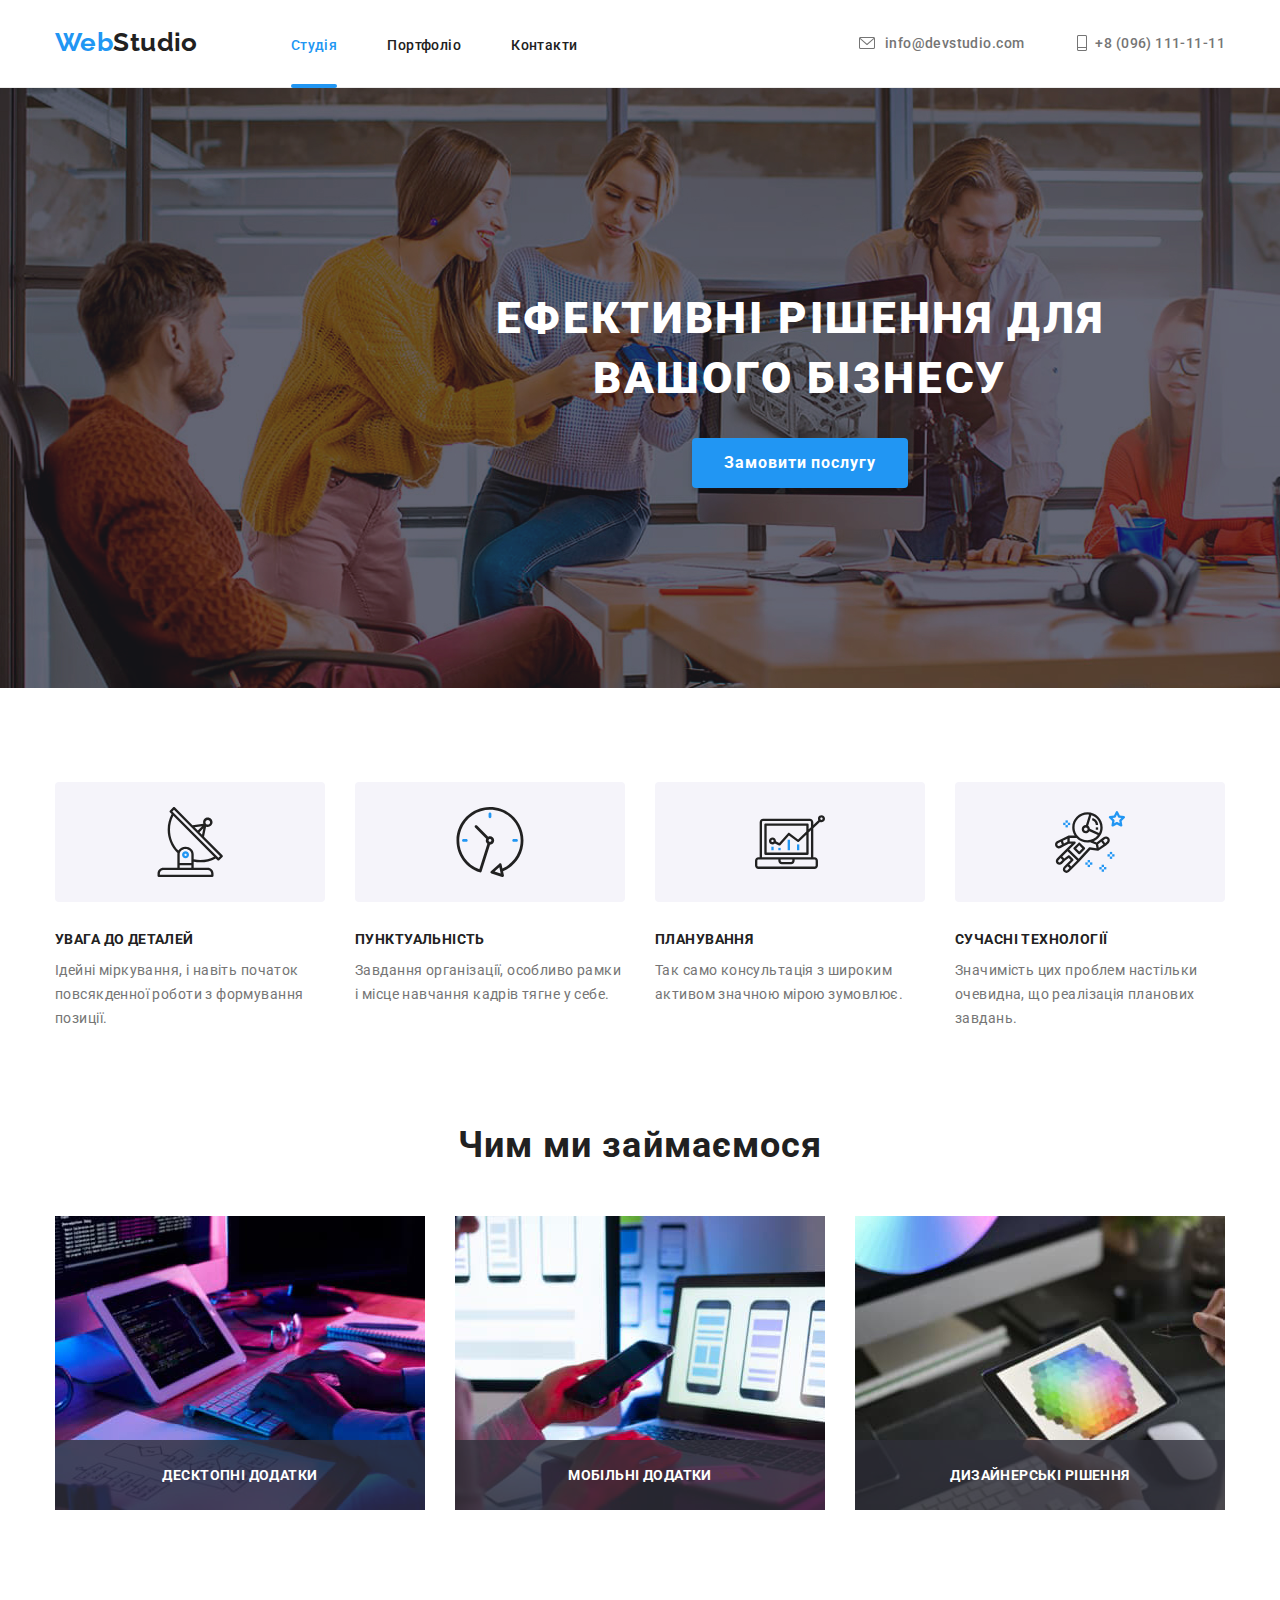
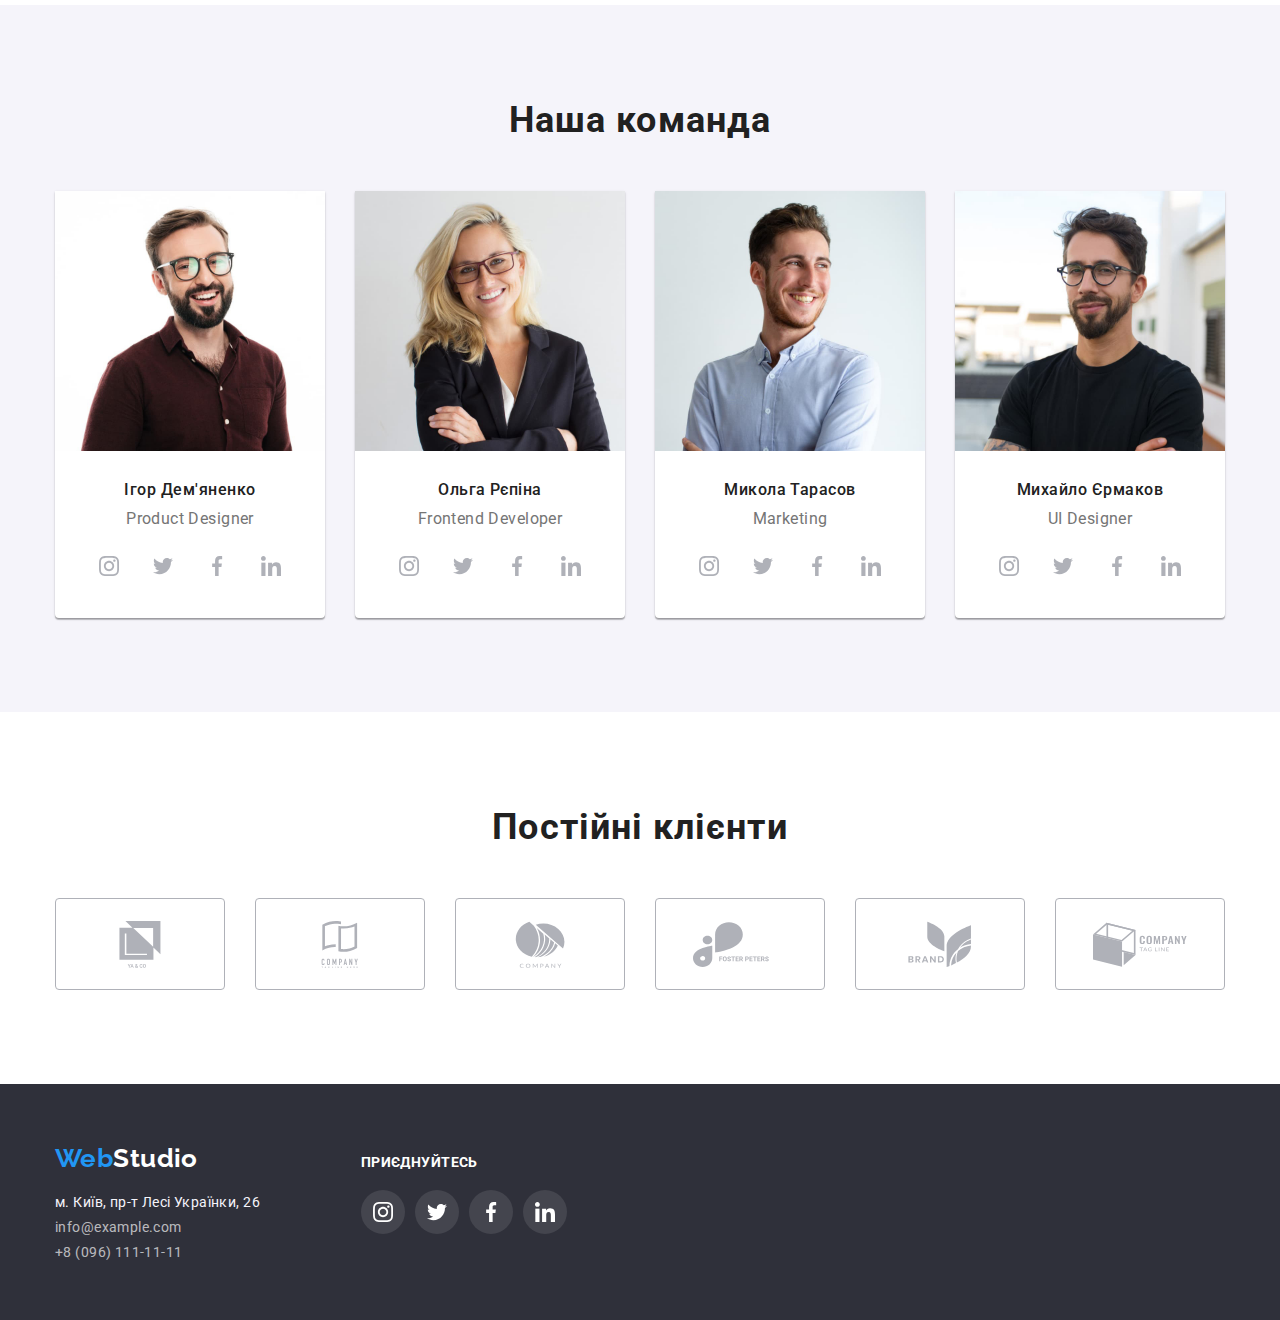
<file: index.html>
<!DOCTYPE html>
<html lang="uk">

<head>
    <meta charset="UTF-8" />
    <meta http-equiv="X-UA-Compatible" content="IE=edge" />
    <meta name="viewport" content="width=device-width, initial-scale=1.0" />
    <title>Studio</title>
    <link
        href="https://fonts.googleapis.com/css2?family=Raleway:wght@700&family=Roboto:wght@400;500;700;900&display=swap"
        rel="stylesheet">
    <link rel="stylesheet" href="./css/modern-normalize.css">
    <link rel="stylesheet" href="./css/style.css">
</head>

<body>
    <header class="page-header">
        <div class="container">
            <nav class="main-nav">
                <a href="./index.html" class="web-studio-logo">
                    <span style="color:#2196F3">Web</span>Studio
                </a>
                <ul class="site-nav list">
                    <li class="item"> <a href="./index.html" class="link nav_color">Студія</a></li>
                    <li class="item"> <a href="./portfolio.html" class="link">Портфоліо</a></li>
                    <li class="item"> <a href="" class="link">Контакти</a></li>
                </ul>
                <ul class="contacts-nav">
                    <li class="contacts">
                        <svg class="contacts-icon icon-env" aria-label="envelope">
                            <use href="./images/icons/sprite-contacts.svg#envelope">
                            </use>
                        </svg>

                        <a href="mailto:info@devstudio.com" class="nav-sec-color">info@devstudio.com</a>
                    </li>
                    <li class="contacts">
                        <svg class="contacts-icon icon-tel" aria-label="phone">
                            <use href="./images/icons/sprite-contacts.svg#phone">
                            </use>
                        </svg>
                        <a href="tel:+380961111111" class="nav-sec-color">+8 (096) 111-11-11</a>
                    </li>
                </ul>
            </nav>
        </div>
    </header>



    <main>
        <section class="cover-section">
            <div class="container">
                <h1 class="studio-title">Ефективні рішення для вашого бізнесу</h1>
                <button type="button" class="btn-studio" data-modal-open>Замовити послугу</button>
            </div>
        </section>

        <section class="section">
            <div class="container">
                <h2 hidden>Деталі</h2>
                <ul class="details-wrapper">
                    <li class="details-list">
                        <div class="details-icons-rect">
                            <svg class="details-benefits-icon" aria-label="antena">
                                <use href="./images/icons/sprite-benefits.svg#antena">
                                </use>
                            </svg>
                        </div>
                        <h3 class="details">УВАГА ДО ДЕТАЛЕЙ</h3>
                        <p class="details-descr">Ідейні міркування, і навіть початок повсякденної роботи з
                            формування
                            позиції.</p>
                    </li>

                    <li class="details-list">
                        <div class="details-icons-rect">
                            <svg class="details-benefits-icon" aria-label="clock">
                                <use href="./images/icons/sprite-benefits.svg#clock">
                                </use>
                            </svg>
                        </div>
                        <h3 class="details">ПУНКТУАЛЬНІСТЬ</h3>
                        <p class="details-descr">Завдання організації, особливо рамки і місце навчання кадрів тягне
                            у
                            себе.
                        </p>
                    </li>

                    <li class="details-list">
                        <div class="details-icons-rect">
                            <svg class="details-benefits-icon" aria-label="diagram">
                                <use href="./images/icons/sprite-benefits.svg#diagram">
                                </use>
                            </svg>
                        </div>
                        <h3 class="details">ПЛАНУВАННЯ</h3>
                        <p class="details-descr">Так само консультація з широким активом значною мірою зумовлює.</p>
                    </li>

                    <li class="details-list">
                        <div class="details-icons-rect">
                            <svg class="details-benefits-icon" aria-label="astronaut">
                                <use href="./images/icons/sprite-benefits.svg#astronaut">
                                </use>
                            </svg>
                        </div>
                        <h3 class="details">СУЧАСНІ ТЕХНОЛОГІЇ</h3>
                        <p class="details-descr">Значимість цих проблем настільки очевидна, що реалізація планових
                            завдань.
                        </p>
                    </li>
                </ul>
            </div>
        </section>

        <section class="section reset-pedding">
            <div class="container">
                <div class="our-work">
                    <h2 class="jobs-title">Чим ми займаємося</h2>
                    <ul class="wrapper">
                        <li class="jobs-wrapper"><img src="images/img1.jpg" alt="розробка програмного забезпечення">
                            <p class="over-type">Десктопні додатки</p>
                        </li>
                        <li class="jobs-wrapper"><img src="images/img2.jpg" alt="тестування мобільного додатку">
                            <p class="over-type">Мобільні додатки</p>
                        </li>
                        <li class="jobs-wrapper"><img src="images/img3.jpg" alt="робота з паліирою кольорів">
                            <p class="over-type">Дизайнерські рішення</p>
                        </li>
                    </ul>
                </div>
            </div>
        </section>

        <section class="section fon-our-teams">
            <div class="container">
                <h2 class="jobs-title">Наша команда</h2>
                <ul class="teams">
                    <li class="teams-item">
                        <img src="images/productdesigner.jpg" alt="productdesigner" width="270">
                        <h3 class="name">Ігор Дем'яненко</h3>
                        <p lang="en" class="position">Product Designer</p>
                        <ul class="teams-item-social">

                            <a class="td-effects" href="">
                                <li class="teams-item-social-round">
                                    <svg class="teams-social-icon" aria-label="instagram">
                                        <use href="./images/icons/sprite-social.svg#instagram">
                                        </use>
                                    </svg>
                                </li>
                            </a>

                            <a class="td-effects" href="">
                                <li class="teams-item-social-round">
                                    <svg class="teams-social-icon" aria-label="twitter">
                                        <use href="./images/icons/sprite-social.svg#twitter">
                                        </use>
                                    </svg>
                                </li>
                            </a>

                            <a class="td-effects" href="">
                                <li class="teams-item-social-round">
                                    <svg class="teams-social-icon" aria-label="facebook">
                                        <use href="./images/icons/sprite-social.svg#facebook">
                                        </use>
                                    </svg>
                                </li>
                            </a>


                            <a class="td-effects" href="">
                                <li class="teams-item-social-round">
                                    <svg class="teams-social-icon" aria-label="linkedin">
                                        <use href="./images/icons/sprite-social.svg#linkedin">
                                        </use>
                                    </svg>
                                </li>
                            </a>

                        </ul>
                    </li>

                    <li class="teams-item">
                        <img src="images/frontenddeveloper.jpg" alt="frontenddeveloper" width="270">
                        <h3 class="name">Ольга Рєпіна</h3>
                        <p lang="en" class="position">Frontend Developer</p>
                        <ul class="teams-item-social">
                            <a class="td-effects" href="">
                                <li class="teams-item-social-round">
                                    <svg class="teams-social-icon" aria-label="instagram">
                                        <use href="./images/icons/sprite-social.svg#instagram">
                                        </use>
                                    </svg>
                                </li>
                            </a>

                            <a class="td-effects" href="">
                                <li class="teams-item-social-round">
                                    <svg class="teams-social-icon" aria-label="twitter">
                                        <use href="./images/icons/sprite-social.svg#twitter">
                                        </use>
                                    </svg>
                                </li>
                            </a>

                            <a class="td-effects" href="">
                                <li class="teams-item-social-round">
                                    <svg class="teams-social-icon" aria-label="facebook">
                                        <use href="./images/icons/sprite-social.svg#facebook">
                                        </use>
                                    </svg>
                                </li>
                            </a>


                            <a class="td-effects" href="">
                                <li class="teams-item-social-round">
                                    <svg class="teams-social-icon" aria-label="linkedin">
                                        <use href="./images/icons/sprite-social.svg#linkedin">
                                        </use>
                                    </svg>
                                </li>
                            </a>
                        </ul>
                    </li>

                    <li class="teams-item">
                        <img src="images/marketing.jpg" alt="marketing" width="270">
                        <h3 class="name">Микола Тарасов</h3>
                        <p lang="en" class="position">Marketing</p>
                        <ul class="teams-item-social">
                            <a class="td-effects" href="">
                                <li class="teams-item-social-round">
                                    <svg class="teams-social-icon" aria-label="instagram">
                                        <use href="./images/icons/sprite-social.svg#instagram">
                                        </use>
                                    </svg>
                                </li>
                            </a>

                            <a class="td-effects" href="">
                                <li class="teams-item-social-round">
                                    <svg class="teams-social-icon" aria-label="twitter">
                                        <use href="./images/icons/sprite-social.svg#twitter">
                                        </use>
                                    </svg>
                                </li>
                            </a>

                            <a class="td-effects" href="">
                                <li class="teams-item-social-round">
                                    <svg class="teams-social-icon" aria-label="facebook">
                                        <use href="./images/icons/sprite-social.svg#facebook">
                                        </use>
                                    </svg>
                                </li>
                            </a>


                            <a class="td-effects" href="">
                                <li class="teams-item-social-round">
                                    <svg class="teams-social-icon" aria-label="linkedin">
                                        <use href="./images/icons/sprite-social.svg#linkedin">
                                        </use>
                                    </svg>
                                </li>
                            </a>
                        </ul>
                    </li>

                    <li class="teams-item">
                        <img src="images/uidesigner.jpg" alt="uidesigner" width="270">
                        <h3 class="name">Михайло Єрмаков</h3>
                        <p lang="en" class="position">UI Designer</p>
                        <ul class="teams-item-social">
                            <a class="td-effects" href="">
                                <li class="teams-item-social-round">
                                    <svg class="teams-social-icon" aria-label="instagram">
                                        <use href="./images/icons/sprite-social.svg#instagram">
                                        </use>
                                    </svg>
                                </li>
                            </a>

                            <a class="td-effects" href="">
                                <li class="teams-item-social-round">
                                    <svg class="teams-social-icon" aria-label="twitter">
                                        <use href="./images/icons/sprite-social.svg#twitter">
                                        </use>
                                    </svg>
                                </li>
                            </a>

                            <a class="td-effects" href="">
                                <li class="teams-item-social-round">
                                    <svg class="teams-social-icon" aria-label="facebook">
                                        <use href="./images/icons/sprite-social.svg#facebook">
                                        </use>
                                    </svg>
                                </li>
                            </a>


                            <a class="td-effects" href="">
                                <li class="teams-item-social-round">
                                    <svg class="teams-social-icon" aria-label="linkedin">
                                        <use href="./images/icons/sprite-social.svg#linkedin">
                                        </use>
                                    </svg>
                                </li>
                            </a>
                        </ul>
                    </li>

                </ul>
            </div>
        </section>


        <section class="section">
            <div class="container">
                <h2 class="jobs-title">Постійні клієнти</h2>
                <ul class="reg-wrapper">
                    <a class="td-effects" href="">
                        <li class="regular-customers">
                            <svg class="regular-customers-icon" aria-label="icon1">
                                <use href="./images/icons/sprite-customers.svg#icon1">
                                </use>
                            </svg>
                        </li>
                    </a>
                    <a class="td-effects" href="">
                        <li class="regular-customers">
                            <svg class="regular-customers-icon" aria-label="icon2">
                                <use href="./images/icons/sprite-customers.svg#icon2">
                                </use>
                            </svg>
                        </li>
                    </a>

                    <a class="td-effects" href="">
                        <li class="regular-customers">
                            <svg class="regular-customers-icon" aria-label="icon6">
                                <use href="./images/icons/sprite-customers.svg#icon6">
                                </use>
                            </svg>
                        </li>
                    </a>


                    <a class="td-effects" href="">
                        <li class="regular-customers">
                            <svg class="regular-customers-icon" aria-label="icon5">
                                <use href="./images/icons/sprite-customers.svg#icon5">
                                </use>
                            </svg>
                        </li>
                    </a>

                    <a class="td-effects" href="">
                        <li class="regular-customers">
                            <svg class="regular-customers-icon" aria-label="icon4">
                                <use href="./images/icons/sprite-customers.svg#icon4">
                                </use>
                            </svg>
                        </li>
                    </a>


                    <a class="td-effects" href="">
                        <li class="regular-customers">
                            <svg class="regular-customers-icon" aria-label="icon3">
                                <use href="./images/icons/sprite-customers.svg#icon3">
                                </use>
                            </svg>
                        </li>
                    </a>

                </ul>
            </div>
        </section>


    </main>

    <footer class="footer-fon">
        <div class="container">
            <div class="footer-wrapper">
                <div class="footer-adress">
                    <a href="./index.html" class="web-studio-logo">
                        <span style="color:#2196F3">Web</span><span style="color:#ffffff">Studio</span>
                    </a>
                    <address>
                        <ul class="addr">
                            <li class="footer-item"><a class="button-adress" href="">м. Київ, пр-т Лесі Українки, 26</a>
                            </li>
                            <li class="footer-item"><a href="mailto:info@example.com"
                                    class="footer-info-color">info@example.com</a>
                            </li>
                            <li class="footer-item"><a href="tel:+380961111111" class="footer-info-color">+8 (096)
                                    111-11-11</a>
                            </li>
                        </ul>
                    </address>
                </div>
                <div class="footer-social-wrapper">
                    <p class="social-title">
                        приєднуйтесь
                    </p>
                    <ul class="footer-social">
                        <a class="td-effects" href="">
                            <li class="footer-social-round">
                                <svg class="footer-social-icon" aria-label="instagram">
                                    <use href="./images/icons/sprite-social.svg#instagram">
                                    </use>
                                </svg>
                            </li>
                        </a>


                        <a class="td-effects" href="">
                            <li class="footer-social-round">
                                <svg class="footer-social-icon" aria-label="twitter">
                                    <use href="./images/icons/sprite-social.svg#twitter">
                                    </use>
                                </svg>
                            </li>
                        </a>


                        <a class="td-effects" href="">
                            <li class="footer-social-round">
                                <svg class="footer-social-icon" aria-label="facebook">
                                    <use href="./images/icons/sprite-social.svg#facebook">
                                    </use>
                                </svg>
                            </li>
                        </a>


                        <a class="td-effects" href="">
                            <li class="footer-social-round">
                                <svg class="footer-social-icon" aria-label="linkedin">
                                    <use href="./images/icons/sprite-social.svg#linkedin">
                                    </use>
                                </svg>
                            </li>
                        </a>

                    </ul>
                </div>
            </div>
        </div>
    </footer>


    <div class="backdrop is-hidden" data-modal>
        <div class="modal">
            <button type="button" class="modal-close-btn" data-modal-close>
                <svg class="modal-close-icon" width="10" height="10">
                    <use href="./images/icons/sprite-benefits.svg#icon-close"></use>
                </svg>
            </button>
        </div>
    </div>

    <script src="./js/modal.js"></script>
</body>

</html>
</file>
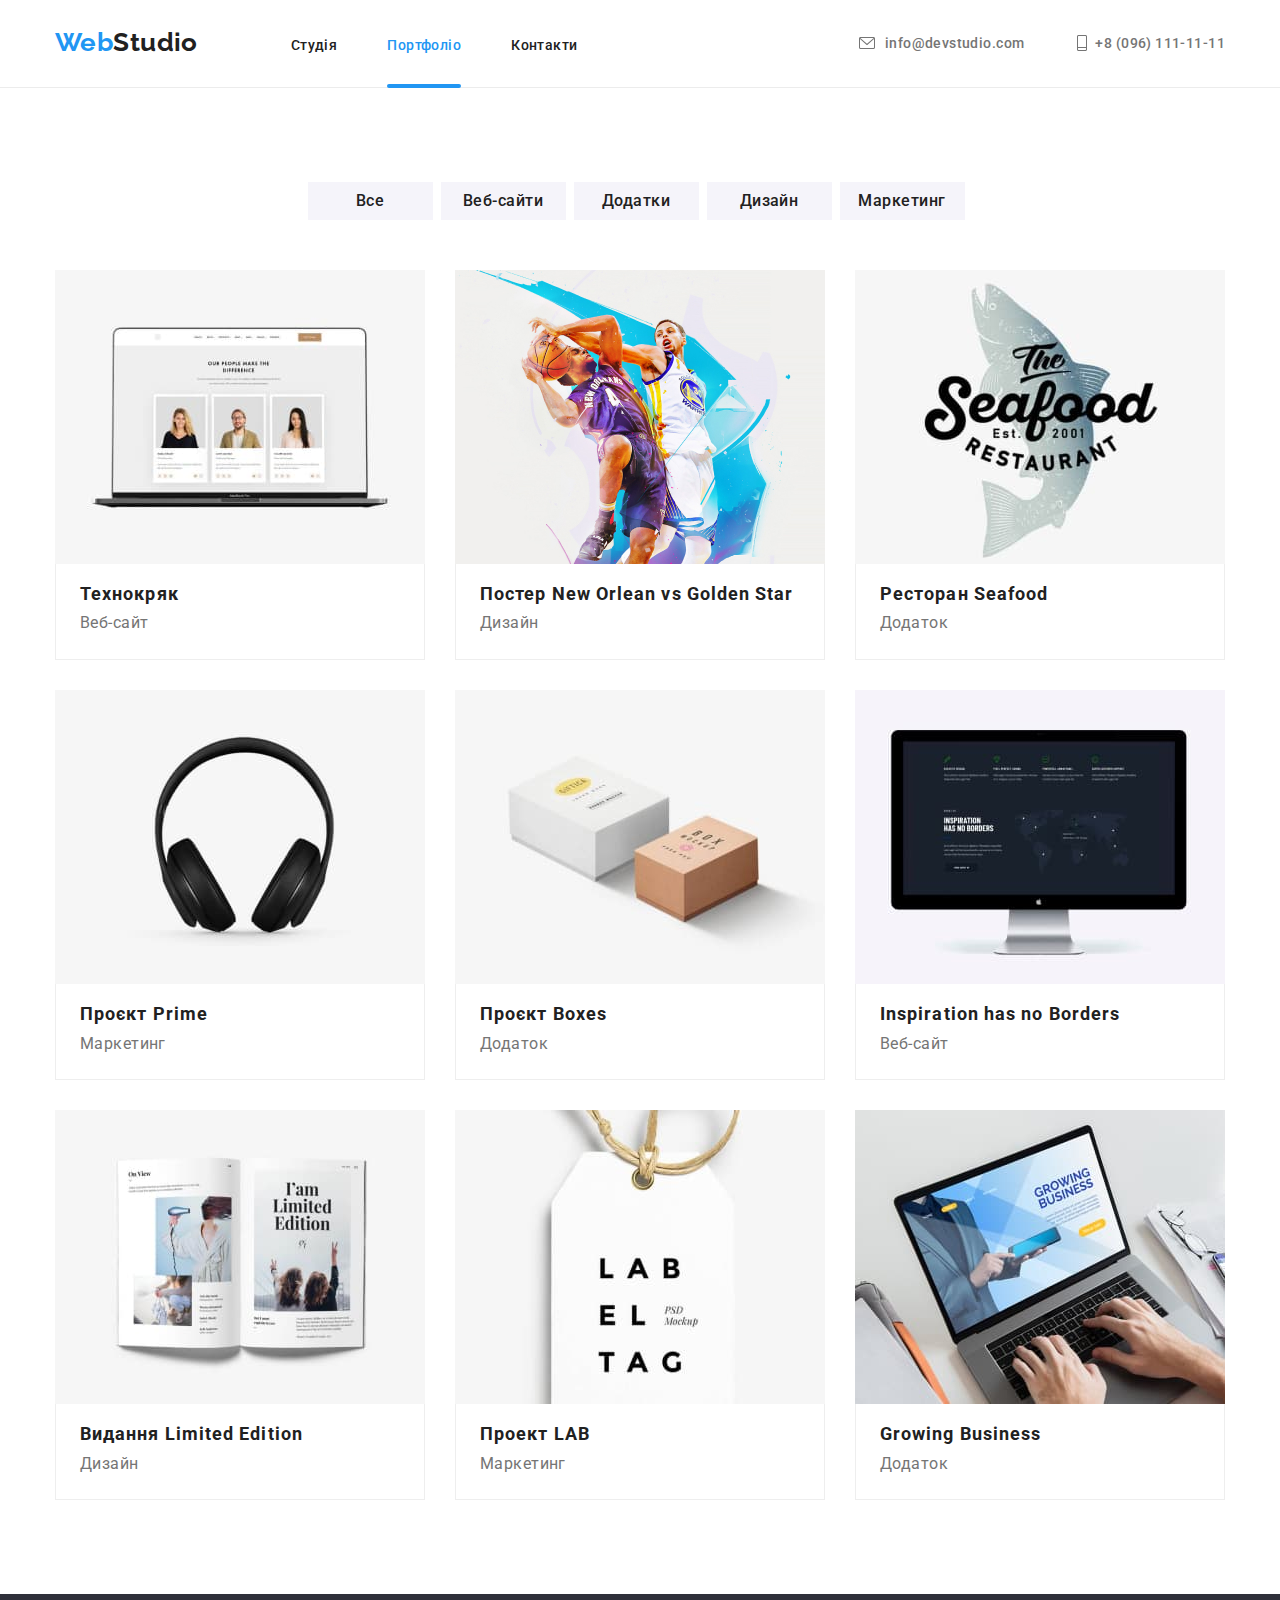
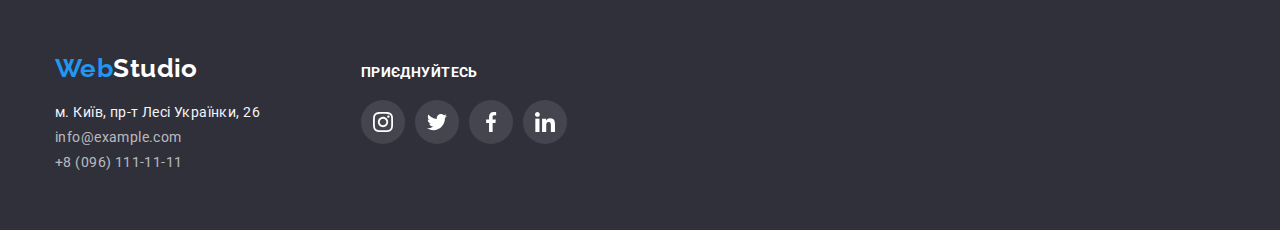
<file: portfolio.html>
<!DOCTYPE html>
<html lang="uk">

<head>
    <meta charset="UTF-8" />
    <meta http-equiv="X-UA-Compatible" content="IE=edge" />
    <meta name="viewport" content="width=device-width, initial-scale=1.0" />
    <title>Портфоліо</title>
    <link
        href="https://fonts.googleapis.com/css2?family=Raleway:wght@700&family=Roboto:wght@400;500;700;900&display=swap"
        rel="stylesheet">
    <link rel="stylesheet" href="./css/modern-normalize.css">
    <link rel="stylesheet" href="./css/style.css">
</head>

<body>
    <header class="page-header">
        <div class="container">
            <nav class="main-nav">
                <a href="./index.html" class="web-studio-logo">
                    <span style="color:#2196F3">Web</span>Studio
                </a>
                <ul class="site-nav list">
                    <li class="item"> <a href="./index.html" class="link">Студія</a></li>
                    <li class="item"> <a href="./portfolio.html" class="link nav_color">Портфоліо</a></li>
                    <li class="item"> <a href="" class="link">Контакти</a></li>
                </ul>
                <ul class="contacts-nav">
                    <li class="contacts">
                        <svg class="contacts-icon icon-env" aria-label="envelope">
                            <use href="./images/icons/sprite-contacts.svg#envelope">
                            </use>
                        </svg>

                        <a href="mailto:info@devstudio.com" class="nav-sec-color">info@devstudio.com</a>
                    </li>
                    <li class="contacts">
                        <svg class="contacts-icon icon-tel" aria-label="phone">
                            <use href="./images/icons/sprite-contacts.svg#phone">
                            </use>
                        </svg>
                        <a href="tel:+380961111111" class="nav-sec-color">+8 (096) 111-11-11</a>
                    </li>
                </ul>
            </nav>
        </div>
    </header>

    <main>
        <section class="section">
            <h1 class="visually-hidden">Портфоліо</h1>
            <div class="container">

                <ul class="card-buttons">
                    <li><button type="button" class="btn-portfolio">Все</button> </li>
                    <li><button type="button" class="btn-portfolio">Веб-сайти</button> </li>
                    <li><button type="button" class="btn-portfolio">Додатки</button> </li>
                    <li><button type="button" class="btn-portfolio">Дизайн</button> </li>
                    <li><button type="button" class="btn-portfolio">Маркетинг</button> </li>
                </ul>

                <ul class="card">
                    <li class="flex-elements">
                        <a class="border-shadow" href="">
                            <div class="flex-elements-img-wrapper">
                                <img src="./images/portfolio/img(4).jpg" alt="Технокряк">
                                <p class="overlay">Ресурс пропонує комплексні пропозиції з різним рівнем функціоналу та
                                    сервісів. Все це дозволить відвідувачу отримати вичерпні відомості про компанію чи
                                    приватну особу.
                                </p>
                            </div>

                            <div class="flex-elements-padding">
                                <h2 class="example-work">Технокряк</h2>
                                <p class="example-descr">Веб-сайт</p>
                            </div>
                        </a>
                    </li>


                    <li class="flex-elements">
                        <a class="border-shadow" href="">
                            <div class="flex-elements-img-wrapper">
                                <img src="./images/portfolio/img(5).jpg" alt="Постер New Orlean vs Golden Star">
                                <p class="overlay">Ресурс пропонує комплексні пропозиції з різним рівнем функціоналу та
                                    сервісів. Все це дозволить відвідувачу отримати вичерпні відомості про компанію чи
                                    приватну особу.
                                </p>
                            </div>

                            <div class="flex-elements-padding">
                                <h2 class="example-work">Постер New Orlean vs Golden Star</h2>
                                <p class="example-descr">Дизайн</p>
                            </div>
                        </a>

                    </li>


                    <li class="flex-elements">
                        <a class="border-shadow" href="">
                            <div class="flex-elements-img-wrapper">
                                <img src="./images/portfolio/img(6).jpg" alt="Ресторан Seafood">
                                <p class="overlay">Ресурс пропонує комплексні пропозиції з різним рівнем функціоналу та
                                    сервісів. Все це дозволить відвідувачу отримати вичерпні відомості про компанію чи
                                    приватну особу.
                                </p>
                            </div>

                            <div class="flex-elements-padding">
                                <h2 class="example-work">Ресторан Seafood</h2>
                                <p class="example-descr">Додаток</p>
                            </div>
                        </a>
                    </li>


                    <li class="flex-elements">
                        <a class="border-shadow" href="">
                            <div class="flex-elements-img-wrapper">
                                <img src="./images/portfolio/img(7).jpg" alt="Проєкт Prime">
                                <p class="overlay">Ресурс пропонує комплексні пропозиції з різним рівнем функціоналу та
                                    сервісів. Все це дозволить відвідувачу отримати вичерпні відомості про компанію чи
                                    приватну особу.
                                </p>
                            </div>

                            <div class="flex-elements-padding">
                                <h2 class="example-work">Проєкт Prime</h2>
                                <p class="example-descr">Маркетинг</p>
                            </div>
                        </a>

                    </li>


                    <li class="flex-elements">
                        <a class="border-shadow" href="">
                            <div class="flex-elements-img-wrapper">
                                <img src="./images/portfolio/img(8).jpg" alt="Проєкт Boxes">
                                <p class="overlay">Ресурс пропонує комплексні пропозиції з різним рівнем функціоналу та
                                    сервісів. Все це дозволить відвідувачу отримати вичерпні відомості про компанію чи
                                    приватну особу.
                                </p>
                            </div>

                            <div class="flex-elements-padding">
                                <h2 class="example-work">Проєкт Boxes</h2>
                                <p class="example-descr">Додаток</p>
                            </div>
                        </a>
                    </li>


                    <li class="flex-elements">
                        <a class="border-shadow" href="">
                            <div class="flex-elements-img-wrapper">
                                <img src="./images/portfolio/img(9).jpg" alt="Inspiration has no Borders">
                                <p class="overlay">Ресурс пропонує комплексні пропозиції з різним рівнем функціоналу та
                                    сервісів. Все це дозволить відвідувачу отримати вичерпні відомості про компанію чи
                                    приватну особу.
                                </p>
                            </div>

                            <div class="flex-elements-padding">
                                <h2 class="example-work">Inspiration has no Borders</h2>
                                <p class="example-descr">Веб-сайт</p>
                            </div>
                        </a>

                    </li>


                    <li class="flex-elements">
                        <a class="border-shadow" href="">
                            <div class="flex-elements-img-wrapper">
                                <img src="./images/portfolio/img(10).jpg" alt="Видання Limited Edition">
                                <p class="overlay">Ресурс пропонує комплексні пропозиції з різним рівнем функціоналу та
                                    сервісів. Все це дозволить відвідувачу отримати вичерпні відомості про компанію чи
                                    приватну особу.
                                </p>
                            </div>

                            <div class="flex-elements-padding">
                                <h2 class="example-work">Видання Limited Edition</h2>
                                <p class="example-descr">Дизайн</p>
                            </div>
                        </a>
                    </li>


                    <li class="flex-elements">
                        <a class="border-shadow" href="">
                            <div class="flex-elements-img-wrapper">
                                <img src="./images/portfolio/img(11).jpg" alt="Проект LAB">
                                <p class="overlay">Ресурс пропонує комплексні пропозиції з різним рівнем функціоналу та
                                    сервісів. Все це дозволить відвідувачу отримати вичерпні відомості про компанію чи
                                    приватну особу.
                                </p>
                            </div>

                            <div class="flex-elements-padding">
                                <h2 class="example-work">Проект LAB</h2>
                                <p class="example-descr">Маркетинг</p>
                            </div>
                        </a>

                    </li>


                    <li class="flex-elements">
                        <a class="border-shadow" href="">
                            <div class="flex-elements-img-wrapper">
                                <img src="./images/portfolio/img(12).jpg" alt="Growing Business">
                                <p class="overlay">Ресурс пропонує комплексні пропозиції з різним рівнем функціоналу та
                                    сервісів. Все це дозволить відвідувачу отримати вичерпні відомості про компанію чи
                                    приватну особу.
                                </p>
                            </div>

                            <div class="flex-elements-padding">
                                <h2 class="example-work">Growing Business</h2>
                                <p class="example-descr">Додаток</p>
                            </div>
                        </a>

                    </li>
                </ul>
            </div>

        </section>
    </main>
    <footer class="footer-fon">
        <div class="container">
            <div class="footer-wrapper">
                <div class="footer-adress">
                    <a href="./index.html" class="web-studio-logo">
                        <span style="color:#2196F3">Web</span><span style="color:#ffffff">Studio</span>
                    </a>
                    <address>
                        <ul class="addr">
                            <li class="footer-item"><a class="button-adress" href="">м. Київ, пр-т Лесі Українки, 26</a>
                            </li>
                            <li class="footer-item"><a href="mailto:info@example.com"
                                    class="footer-info-color">info@example.com</a>
                            </li>
                            <li class="footer-item"><a href="tel:+380961111111" class="footer-info-color">+8 (096)
                                    111-11-11</a>
                            </li>
                        </ul>
                    </address>
                </div>
                <div class="footer-social-wrapper">
                    <p class="social-title">
                        приєднуйтесь
                    </p>
                    <ul class="footer-social">
                        <a class="td-effects" href="">
                            <li class="footer-social-round">
                                <svg class="footer-social-icon" aria-label="instagram">
                                    <use href="./images/icons/sprite-social.svg#instagram">
                                    </use>
                                </svg>
                            </li>
                        </a>


                        <a class="td-effects" href="">
                            <li class="footer-social-round">
                                <svg class="footer-social-icon" aria-label="twitter">
                                    <use href="./images/icons/sprite-social.svg#twitter">
                                    </use>
                                </svg>
                            </li>
                        </a>


                        <a class="td-effects" href="">
                            <li class="footer-social-round">
                                <svg class="footer-social-icon" aria-label="facebook">
                                    <use href="./images/icons/sprite-social.svg#facebook">
                                    </use>
                                </svg>
                            </li>
                        </a>


                        <a class="td-effects" href="">
                            <li class="footer-social-round">
                                <svg class="footer-social-icon" aria-label="linkedin">
                                    <use href="./images/icons/sprite-social.svg#linkedin">
                                    </use>
                                </svg>
                            </li>
                        </a>

                    </ul>
                </div>
            </div>
        </div>
    </footer>

    <script src="./js/modal.js"></script>
</body>
</file>
<file: css/style.css>
/* * {
    box-sizing: border-box;
    margin: 0;
    padding: 0;
} */

:root {
    --textcolor: #212121;
    --secondarycolor: #757575;
    --button-color: #F5F4FA;
    --maincolor: #2196F3;
    --bgcolor: #ffffff;
    --transp-white: #ffffffae;
    --box-border-color:#EEEEEE;
    --border-color: #ECECEC;
    --bg-color-fon: #2F303A;
    --box-shadow-card: 0px 1px 1px rgba(0, 0, 0, 0.12), 0px 4px 4px rgba(0, 0, 0, 0.06), 1px 4px 6px rgba(0, 0, 0, 0.16);
    --social-round-color: rgba(255, 255, 255, 0.1);
    --social-icon-color: #AFB1B8;
  }    

  h1, h2, h3, h4, h5, h6, p {
    margin: 0;
  }

body {
    font-family: Roboto, sans-serif;
    color: var(--textcolor);
    font-size: 14px;
    letter-spacing: 0.03em;
    background-color: var(--bgcolor);

}

.container {
    width: 1200px;
    margin: 0 auto;
    padding: 0 15px;

}

/* =========  HEADER ============ */

.page-header {
   border-bottom: 1px solid var(--border-color); 
}

img {
    display: block;
    /* min-width: 100%; */
    height: auto;
}

.list {
    font-weight: 500;
    font-size: 14px;
    line-height: 1.42;
    color: var(--textcolor);
}

.main-nav {
    display: flex;
    align-items: center;
    justify-content:flex-start;
}

.contacts-nav {
    display: flex;
    margin-left: auto;
}

.web-studio-logo {
    margin-right: 93px;
    font-family: Raleway;
    color: var(--textcolor);
    font-size: 26px;
    font-weight: 700;
}

.data {
    color:var(--secondarycolor)
}

.web-studio-logo:hover, 
.web-studio-logo:focus {
    color: var(--textcolor);
}

.contacts {
    display: flex;
    font-weight: 500;
}

/* .contacts::before {
  content: "";
  width: 16px;
  height: 16px;
  background-size: contain;
} */

.icon-env {
    /* margin-top: 2px; */
    display: block;
    margin-right: 10px;
    /* margin-bottom: -3px; */
}

.icon-tel {
    /* margin-top: -2px; */
    display: block;
    margin-right: 5px;
    /* margin-bottom: -3px; */
}

/* .contacts::before {
    margin-right: 16px;
    background-image: url("https://cdn-icons-png.flaticon.com/512/599/599502.png");
  }
   */


.contacts:hover, .contacts:hover .contacts-icon, .contacts:hover a,
.contacts:focus {
    color: var(--maincolor);
    fill: var(--maincolor);
}



.contacts-icon {
    width: 16px;
    height: 16px;
    fill: var(--secondarycolor);
}


.nav_color {
    color: var(--maincolor);
}



.nav-sec-color {
    color: var(--secondarycolor);
}

.visually-hidden {
    position: absolute;
    width: 1px;
    height: 1px;
    margin: -1px;
    padding: 0;
    overflow: hidden;
    border: 0;
    clip: rect(0 0 0 0);
   } 

.site-nav {
    display: flex;
    margin: 0;
    padding: 0;
}

.site-nav .item:not(:last-child) {
margin-right: 50px;
}

/* .item::after {
    width: 48px;
    height: 4px;
    content: '';
    color:red;
    background-color: var(--maincolor);
    border-radius: 2px; 
} */


.contacts-nav .contacts:not(:last-child) {
    margin-right: 50px;
    }

.nav_color::after {
    content: "";
    display: inline-block;
    /* background-image: url("/images/icons/envelope.svg"); */
    width: 100%;
    height: 4px;
    /* left: 451px;
    top: 76px; */
    margin-top: 28px;
    color:red;
    background-color: var(--maincolor);
    border-radius: 2px; 
    /* outline: 4px solid red; */
}


.site-nav .link {
    display: block;
    /* padding-top: 32px; */
    padding-top: 36px;
    /* padding-bottom: 32px; */
    margin-bottom: -7px;
}

a {
    color: var(--textcolor);
    text-decoration: none;
}

a:focus, a:hover {
    color: var(--maincolor);
}


/* ============= MAIN =============== */
.section {
    padding: 94px 0 94px 0;
}

.cover-section {
    background-image: url(../images/header-overlay.png), url(../images/header.jpg);
    background-repeat: no-repeat;
    /* background-size: 1600px, cover; */
    /* background-position: center; */
    width: 1600px;
    background-position: 50% 50%;
    /* background: rgba(47, 48, 58, 0.4); */
    margin: 0 auto;

    /* background-size: 1600px 50%; */
    /* background-attachment:fixed; */
    /* background-size: 0 1600px; */
    padding: 200px 0;
    text-align: center;
    background-color: var(--bg-color-fon);
}

.our-work {
    min-height: 387px;
}

.reset-pedding {
padding-top: 0;
}

.jobs-wrapper  {
    position: relative;
}

.over-type {
    display: flex;
    justify-content: center;
    align-items: center;
    position: absolute;
    width: 370px;
    height: 70px;
    left: 0px;
    bottom: 0px;
    font-weight: 700;
    font-size: 14px;
    line-height: 16px;
    /* text-align: center; */
    letter-spacing: 0.03em;
    text-transform: uppercase;
    background-color:rgba(47, 48, 58, 0.8);

    /* /* color: #FFFFFF; */
    /* padding-top: 27px; */ 
    /* padding-bottom: 27px; */
    /* padding-left: auto;
    padding-right: auto; */
    /* padding: auto 27px;  */
    /* */
    color:var(--bgcolor);

    /* overflow: auto; */
    /* transform: translateY(100%);
    transition: transform 250ms cubic-bezier(0.4, 0, 0.2, 1); */
}



/* ============== DETAILS ================ */

.details-wrapper {
    margin: 0;
    padding: 0;
    display: flex;
}

.details-icons-rect {
    display: flex;
    justify-content: center;
    align-items: center;
    margin-bottom: 30px;
    /* padding: 25px 102px; */
    width: 270px;
    height: 120px;
    background:var(--button-color);
    border-radius: 4px;
}




ul {
    list-style-type: none;
    margin: 0;
    padding: 0;
}


.details-benefits-icon {
    max-height: 70px;

}


/* =========== PORTFOLIO CARD =========== */
.card {
    display: flex;
    flex-wrap: wrap; 
    /* gap: 30px;  */
}

.card:nth-child(3n) {
    margin-right: 0;
}


.flex-container {
    display: flex;
    flex-wrap: wrap;
    width: 1230px;
    margin-left: auto;
    margin-right: auto;
}

.flex-elements {
    position: relative;
    overflow: hidden;
    font-size: 0;
    background: var(--bgcolor);
}

.flex-elements:hover, .flex-elements:hover .border-shadow, 
.flex-elements:focus {
    color: var(--textcolor);
    box-shadow: var(--box-shadow-card);
}

.flex-elements:hover .overlay, .flex-elements-img-wrapper:hover .overlay, .flex-elements-img-wrapper:hover .overlay,
.flex-elements-img-wrapper:focus .overlay {
    transform: translateY(0%);
    overflow: visible;
}



.flex-elements:not(:nth-child(3n)) {
    margin-right: 30px;
}

.flex-elements:not(:nth-last-child(-n + 3)) {
    margin-bottom: 30px;
}


/* .border-shadow {
    border-left: 1px solid var(--box-border-color);
    border-bottom: 1px solid var(--box-border-color);
    border-right: 1px solid var(--box-border-color);;
} */

.flex-elements-padding {
    padding: 20px 24px 20px 24px;
    border-left: 1px solid var(--box-border-color);
    border-bottom: 1px solid var(--box-border-color);
    border-right: 1px solid var(--box-border-color);;
}

.example-work {
    font-size: 18px;
    font-weight: 700;
    letter-spacing: 0.06em;
}

.example-descr {
    margin-top: 4px;
    font-size: 16px;
    line-height: 1.9;
    color: var(--secondarycolor);
}


.overlay {
    position: absolute;
    padding: 63px 24px;
    width: 100%;
    height: 100%;
    left: 0px;
    bottom: 0;
    /* top: 0px; */
    font-size: 18px;
    /* line-height: 1.2; */
    line-height: 28px;
    letter-spacing: 0.03em;
    color:var(--bgcolor);
    background-color: rgba(33, 150, 243, 0.9);
    overflow: auto;
    transform: translateY(100%);
    transition: transform 250ms cubic-bezier(0.4, 0, 0.2, 1);
}

.flex-elements-img-wrapper {
    position: relative;
    overflow: hidden;
}




/* =========== Наша команда ============ */
.jobs-title {
    text-align: center;
    font-family: 'Roboto';
    margin-bottom: 50px;
    font-weight: 700;
    font-size: 36px;
    line-height: 42px;
    letter-spacing: 0.03em;
    color: var(--textcolor);
}

.teams {
    display: flex;
    padding: 0 15 0;
}

.teams-item {
    width: 270px;
    background:var(--bgcolor);
    box-shadow: 0px 1px 3px rgba(0, 0, 0, 0.12), 0px 1px 1px rgba(0, 0, 0, 0.14), 0px 2px 1px rgba(0, 0, 0, 0.2);
    border-radius: 0px 0px 4px 4px;
}

.teams-item:not(:last-child) {
    margin-right: 30px;
    }


.fon-our-teams {
    /* height: 648px; */
    background-color:var(--button-color);
}

.teams-item-social{
    display: flex;
    justify-content: center;
    margin-bottom: 30px;
    gap: 10px;
    /* padding-left: 32px; */
}

.teams-item-social-round {
    /* display: block; */
    display: flex;
    align-items: center;
    justify-content: center;
    border-radius: 100%;
    width: 44px;
    height: 44px;
    margin-right: 10px;
    background-color:var(--bgcolor);
    /* transition: transform 250ms cubic-bezier(0.4, 0, 0.2, 1); */
    /* fill: red;  */
}
/* .teams-item-social-round path {
    fill: var(--social-icon-color);
} */

.td-effects:hover .teams-item-social-round, .td-effects:hover .teams-social-icon {
    transition-duration: 250ms;
}

 .teams-item-social-round:hover, 
 .teams-item-social-round:hover .teams-social-icon {
    transition-duration: 250ms;

    background-color:var(--maincolor);
    fill: var(--bgcolor);
}



.teams-item-social-round:last-child{
    margin-right:0
}

.teams-social-icon {
    width: 20px;
    height: 20px;
    fill: var(--social-icon-color);
}


.card-buttons {
    justify-content: center;
    padding: 0; 
    margin-right: 0; 
    margin-left: 0;
    margin-bottom: 50px;
    display: flex;
}

.wrapper {
    display: flex;
}

.jobs-wrapper:not(:last-child) {
    margin-right: 30px;
    }

.jobs-wrapper:first-child {
}

.btn-portfolio {
    font-family: 'Roboto';
    line-height: 26px;
    letter-spacing: 0.03em;
    font-weight: 500;
    font-size: 16px;
    margin-right: 8px;
    height: 38px;
    width: 125px;
    background-color: var(--button-color);
    color: var(--textcolor);
    border-width: 0px;
    border-style:none;
    border-color: buttonborder;
    cursor: pointer;
}


.btn-portfolio:focus {
    background-color: var(--maincolor);
    color: var(--bgcolor);
}

.btn-portfolio:hover {
    background-color: var(--maincolor);
    color: var(--bgcolor);
}

.btn-studio {
    margin-top: 30px;
    box-shadow: 0px 4px 4px rgba(0, 0, 0, 0.15);
    border-radius: 4px; 
    font-family: 'Roboto';
    letter-spacing: 0.06em;
    font-weight: 700;
    font-size: 16px;
    line-height: 1.9;
    width: 216px;
    height: 50px;
    background-color: var(--maincolor);
    color: var(--bgcolor);
    border-color: buttonborder;
    border-width: 0px;
    border-style: none;
}

.btn-studio:focus {
    background-color: var(--secondarycolor);
    color: var(--bgcolor);
}

.btn-studio:hover {
    background-color: var(--secondarycolor);
    color: var(--bgcolor);
}

.studio-title {
    margin-right: auto;
    margin-left: auto;
    width: 696px;
    font-weight: 900;
    font-size: 44px;
    line-height: 1.37;
    letter-spacing: 0.06em;
    text-transform: uppercase;
    color: var(--bgcolor);
}


.details {
    font-family: 'Roboto';
    font-weight: 700;
    font-size: 14px;
    line-height: 1.14;
    letter-spacing: 0.03em;
    text-transform: uppercase;
    color: var(--textcolor);
}

.details-list {
    width: 270px;
    /* display: flex; */
    flex-wrap: wrap;
}


.details-list:not(:last-child) {
    margin-right: 30px;
    }


.details-items-body {
    font-family: Roboto;
    font-size: 14px;
    line-height: 2;
    color: var(--secondarycolor);
}

.details-descr {
    margin-top: 10px;
    line-height: 24px;
    color: var(--secondarycolor);
}


.name {
    display: block;
    margin-top: 30px;
    text-align: center;
    font-family: 'Roboto';
    font-style: normal;
    font-weight: 500;
    font-size: 16px;
    line-height: 1,19;
    letter-spacing: 0.03em;
    color: var(--textcolor);
}

.position {
    display: block;
    margin-top: 10px;
    margin-bottom: 16px;
    text-align: center;
    font-size: 16px;
    line-height: 1,19;
    color: var(--secondarycolor);
}


/* =============== REGULAR ============== */
.reg-wrapper {
    margin: 0;
    padding: 0;
    display: flex;
    flex-wrap: wrap;
    justify-content: space-between;

}
.td-effects {
    /* background-color:red; */
    transition-duration: 5250ms;
}

.regular-customers {
    display: flex;
    justify-content: center;
    align-items: center;
    width: 170px;
    height: 92px;
    /* margin: 0 auto; */
    /* padding: auto; */
    /* padding-left: auto;
    padding-right: auto; */
    
    /* left: 615px;
    top: 2490px; */
    border: 1px solid var(--social-icon-color);
    border-radius: 4px;
    /* transition: transform 5250ms cubic-bezier(0.4, 0, 0.2, 1); */
    /* transition-duration: 250ms; */

}
/* .transform-icon {
    transition-duration: 10000ms;
} */


.regular-customers:hover {
    fill: var(--maincolor); 
    border: 1px solid var(--maincolor);
    /* transition-duration: 250ms; */

    /* transition: transform 5250ms cubic-bezier(0.4, 0, 0.2, 1); */

}

.regular-customers-icon {
    fill: var(--social-icon-color);
    max-height: 47px;
    max-width: 94px;
    /* transition-duration: 250ms; */

}



.regular-customers:hover .regular-customers-icon {
    /* border: none; */
    fill: var(--maincolor); 
    /* transition-duration: 5250ms; */

    /* transition: transform 5250ms cubic-bezier(0.4, 0, 0.2, 1); */
    /* background-color: red; */
}
/* .transform-icon:hover {
    transition: transform 5250ms cubic-bezier(0.4, 0, 0.2, 1);

} */
.td-effects:hover .regular-customers, .td-effects:hover .regular-customers-icon {
    /* background-color: red; */
    transition-duration: 250ms;

}





/* ============ FOOTER ============= */

.footer-info-color {
    color: var(--transp-white);
}

.footer-fon {
    padding: 60px 0;
    background-color:var(--bg-color-fon);
}

.button-adress {
    color:var(--button-color);
}

.footer-wrapper {
    display: flex;
    align-items: baseline;
}

.footer-adress{
    margin-right: 70px;
}

.social-title {
    text-transform: uppercase;
    color: var(--bgcolor);
    font-weight: 700;
    margin-bottom: 20px;
    font-size: 14px;
    line-height: 16px;
    letter-spacing: 0.03em;
    /* padding-top: 11px; */
}


.footer-social{
    display: flex;

}

.footer-social-round {
        /* display: block; */
        display: flex;
        align-items: center;
        justify-content: center;
        border-radius: 100%;
        width: 44px;
        height: 44px;
        /* margin-bottom: 30px; */
        margin-right: 10px;
        background-color:var(--social-round-color);
        /* fill: red;  */
}


.footer-social-round path {
    fill:#AFB1B8;
}


.footer-social-round:hover, 
.footer-social-round:hover path {
    background-color:var(--maincolor);
    fill: white; 
    /* transition-duration: 5250ms; */

}    

.td-effects:hover .footer-social-round {
    transition-duration: 250ms;

}


.footer-social-icon {
    width: 20px;
    height: 20px;
    fill: var(--bgcolor);
}

address {
    margin-top: 20px;
    font-style: normal;
}

.addr {
    padding-left: 0;
}

.footer-item:not(:last-child) {
    margin-top: 9px;
    margin-bottom: 9px;
    } 


.backdrop {
    position: fixed;
    top: 0;
    left: 0;
    z-index: 100;
    width: 100%;
    height: 100%;
    background-color: rgba(0, 0, 0, 0.5);
    transition: opacity 800ms ease, visibility 800ms ease;
}

.backdrop.is-hidden {
    opacity: 0;
    visibility: hidden;
    pointer-events: none;
}

.modal {
    position: absolute;
    top: 50%;
    left: 50%;
    transform: translate(-50%, -50%);
    min-width: 528px;
    min-height: 580px;
    background-color: var(--bgcolor);
}

.modal-close-btn {
    position: absolute;
    top: 8px;
    right: 8px;
    display: flex;
    justify-content: center;
    align-items: center;
    padding: 0;
    width: 30px;
    height: 30px;
    border-radius: 50%;
    border: 1px solid rgba(0, 0, 0, 0.1);
    background-color: transparent;
    /* border: 1px solid var(--textcolor) */
}
</file>
